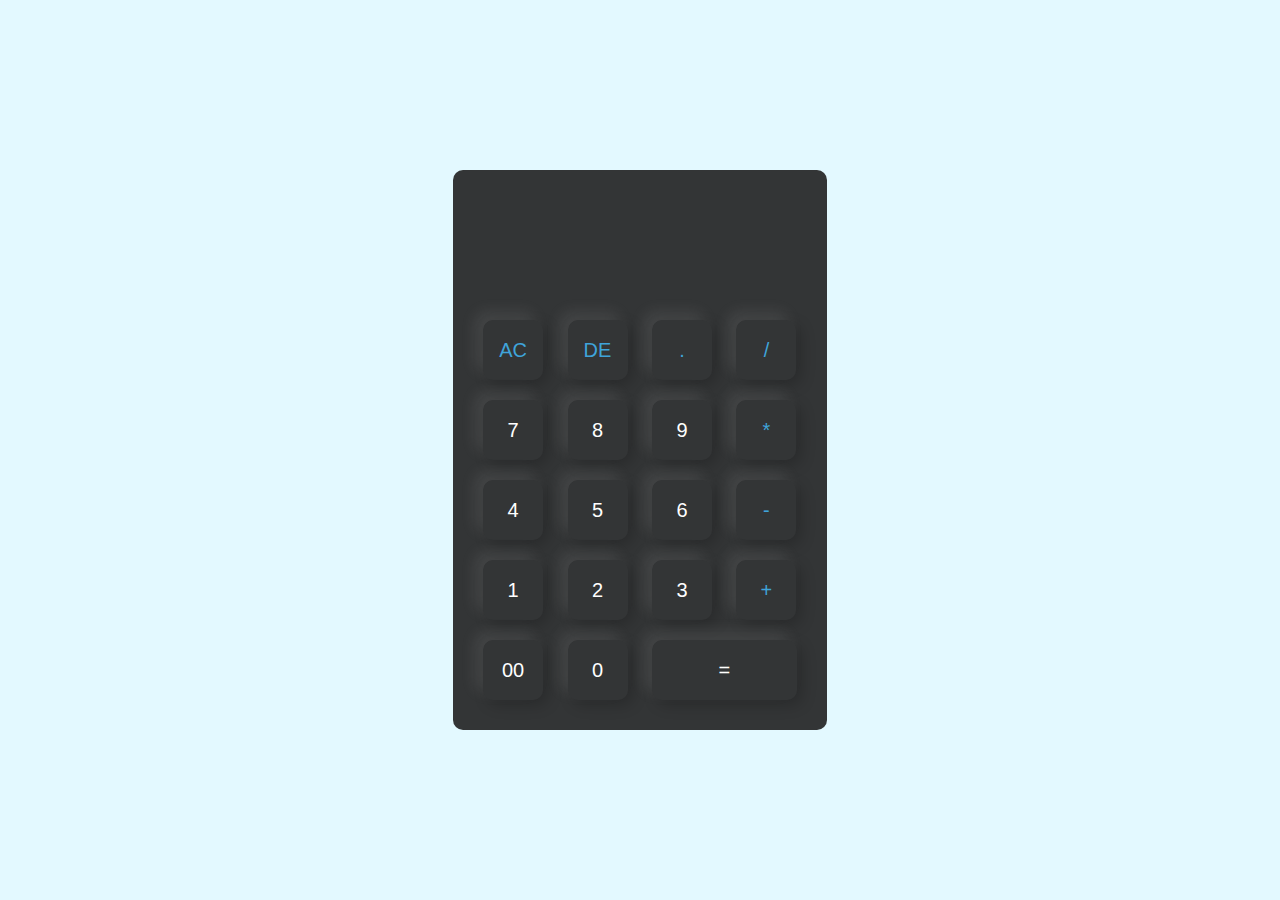
<file: calculator/index.html>
<!DOCTYPE html>
<html lang="en">
<head>
    <meta charset="UTF-8">
    <meta name="viewport" content="width=device-width, initial-scale=1.0">
    <title>calculator</title>
    <link rel="stylesheet" href="style.css">
</head>
<body>
    <div class="container">
        <div class="calculator">
            <form>
                <div class="display">
                    <input type="text" name="display">
                </div>
                <div>
                    <input type="button" value="AC"onclick="display.value=' '" class="operator">
                    <input type="button" value="DE"onclick="display.value=display.value.toString().slice(0,-1)"class="operator">
                    <input type="button" value="."onclick="display.value+='.'"class="operator">
                    <input type="button" value="/"onclick="display.value+='/'"class="operator">
                </div>
                <div>
                    <input type="button" value="7" onclick="display.value+='7' ">
                    <input type="button" value="8" onclick="display.value+='8'">
                    <input type="button" value="9"onclick="display.value+='9'">
                    <input type="button" value="*"onclick="display.value+='*'" class="operator">
                </div>
                <div>
                    <input type="button" value="4"onclick="display.value+='4'">
                    <input type="button" value="5"onclick="display.value+='5'">
                    <input type="button" value="6"onclick="display.value+='6'">
                    <input type="button" value="-"onclick="display.value+='-'" class="operator">
                </div>
                <div>
                    <input type="button" value="1"onclick="display.value+='1'">
                    <input type="button" value="2"onclick="display.value+='2'">
                    <input type="button" value="3"onclick="display.value+='3'">
                    <input type="button" value="+"onclick="display.value+='+'"class="operator">
                    <div>
                        <input type="button" value="00"onclick="display.value+='00'">
                        <input type="button" value="0"onclick="display.value+='0'">
                        <input type="button" value="=" onclick="display.value= eval(display.value)" class="equal"class="operator">
                        
                    </div>
                </div>
            </form>
        </div>
    </div>
</body>
</html>
</file>
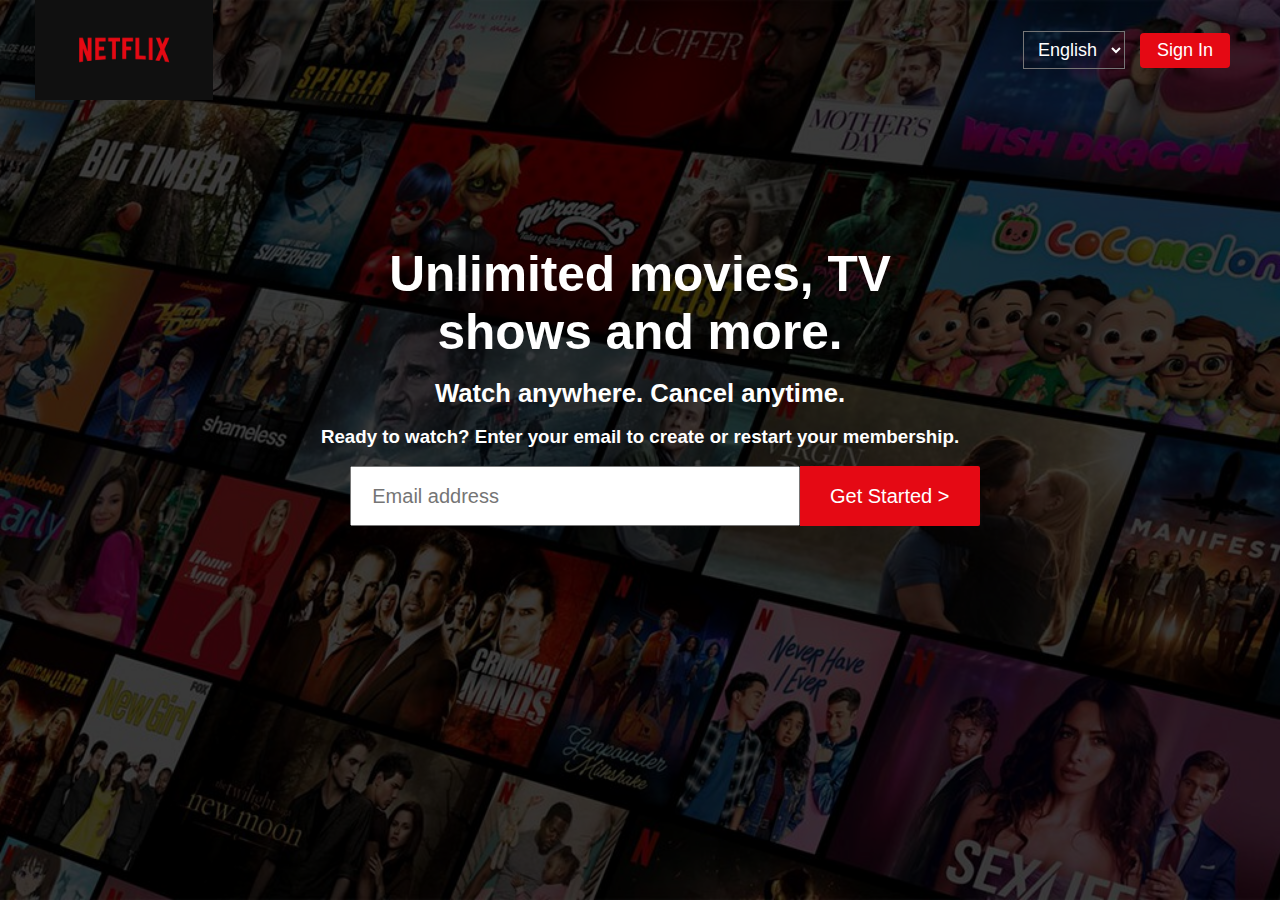
<file: netflix/index.html>
<!DOCTYPE html>
<html lang="en">

<head>
    <meta charset="UTF-8">
    <meta http-equiv="X-UA-Compatible" content="IE=edge">
    <meta name="viewport" content="width=device-width, initial-scale=1.0">
    <link rel="stylesheet" href="style.css">
    <title>Netflix</title>
</head>
<body>

    <div class="container">
        <nav class="navbar">
            <div class="left">
                <img src="netflix logo.jpg" alt="">
            </div>
            <div class="right">
                <select name="language" class="language">
                    <option value="English">English</option>
                    <option value="Hindi">Hindi</option>
                </select>
                <button><a href="#">Sign In</a></button>
            </div>
        </nav>

        <div class="heading">
            <div class="content">
                <h1>Unlimited movies, TV shows and more.</h1>
                <br>
                <h2>Watch anywhere. Cancel anytime.</h2>
                <form action="#">
                    <br>
                    <h3>Ready to watch? Enter your email to create or restart your membership.</h3>
                    <br>
                    <div class="email">
                        <input type="email" name="email" placeholder="Email address">
                        <button><a href="#">Get Started  ></a></button>
                    </div>
                </form>
            </div>
        </div>
    </div>
</body>
</html>
</file>
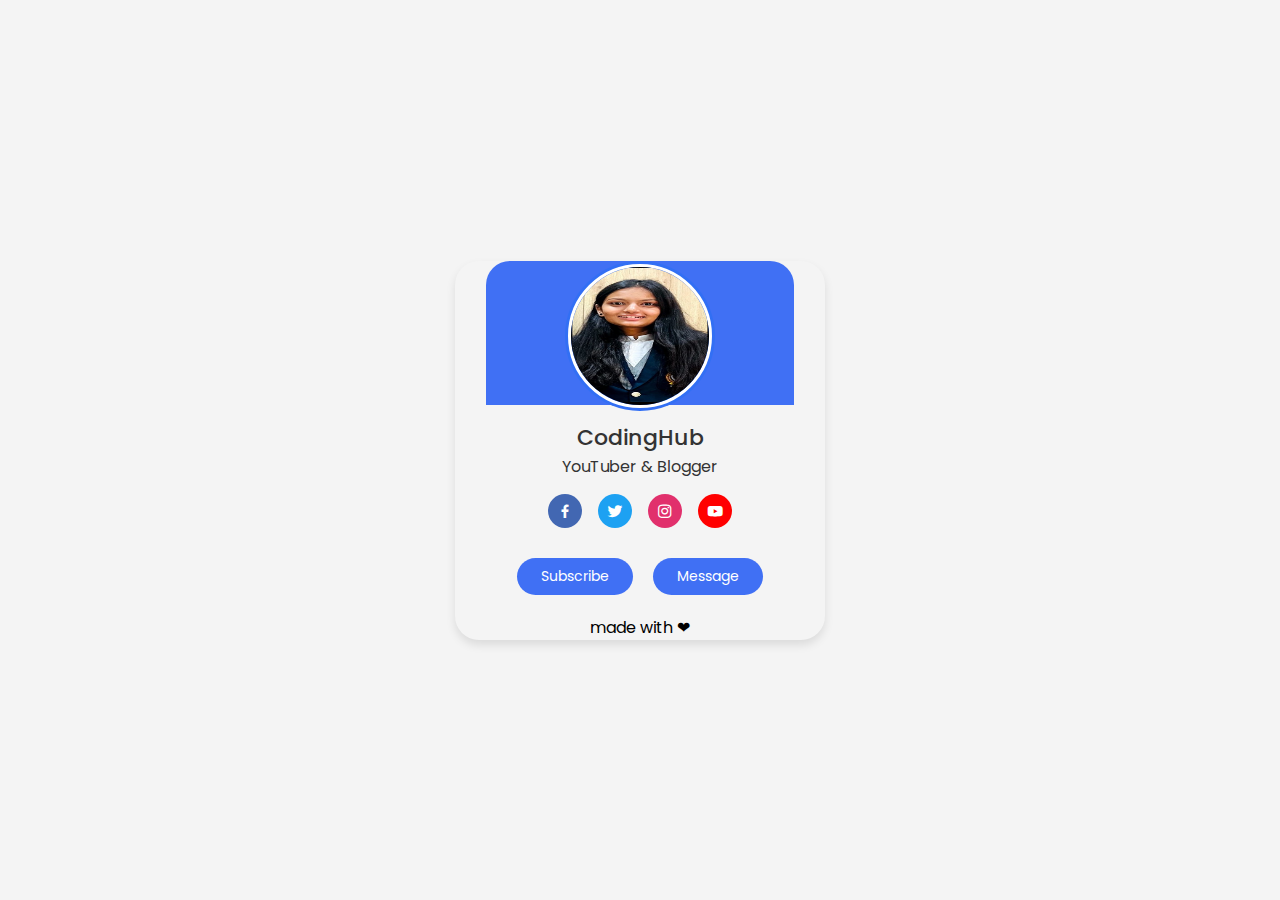
<file: profile card/index.html>
<!DOCTYPE html>
<html lang="en">
<head>
    <meta charset="UTF-8">
    <meta name="viewport" content="width=device-width, initial-scale=1.0">
    <title>profile card </title>
    <link rel="stylesheet" href="style.css">
    <link href='https://unpkg.com/boxicons@2.1.4/css/boxicons.min.css' rel='stylesheet'>
</head>
<body>
    <div class="profile-card">
        <div class="image">
            <img src="photo.jpg" class="profile-img">
        </div>
<div class="text-data">
    <span class="name">CodingHub</span>
    <span class="job">YouTuber & Blogger</span>
</div>
<div class="media-buttons">
    <a href="#" style="background: #4267b2" class="link">
<i class="bx bxl-facebook"></i>
    </a>
    <a href="#"   style="background: #1da1f2" class="link">
        <i class="bx bxl-twitter"></i>
            </a>
            <a href="#"style="background: #e1306c"class="link">
                <i class="bx bxl-instagram"></i>
                    </a>
                    <a href="#"style="background: #ff0000"class="link">
                        <i class="bx bxl-youtube"></i>
                            </a>
</div>
<div class="buttons">
    <button class="button">Subscribe</button>
    <button class="button">Message</button>
</div>
<div class="last">
    <p>made with &#10084;</p>

</div>
    </div>
    
</body>
</html>
</file>
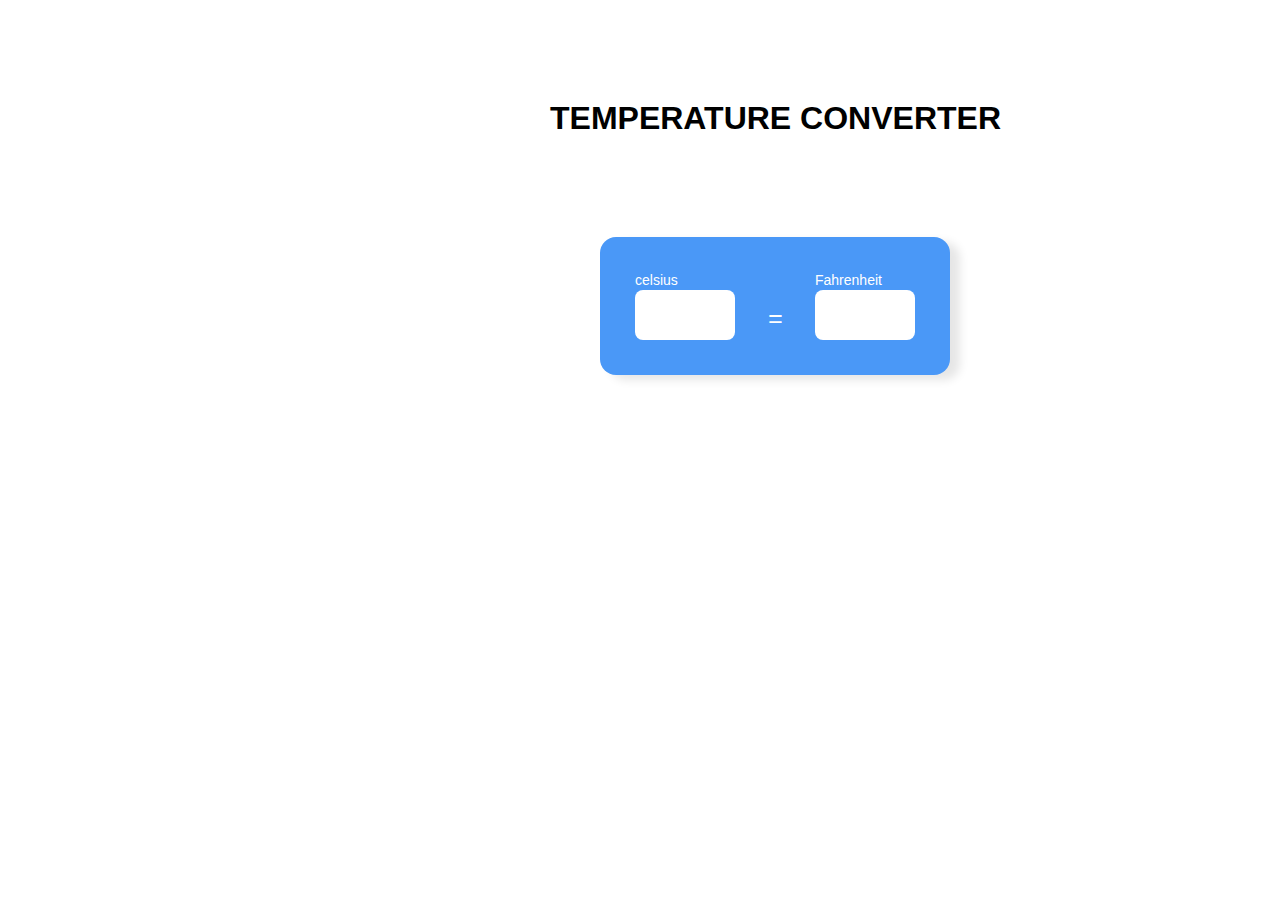
<file: temperature converter/index.html>
<!DOCTYPE html>
<html lang="en">
<head>
    <meta charset="UTF-8">
    <meta name="viewport" content="width=device-width, initial-scale=1.0">
    <title>temperature converter</title>
    <link rel="stylesheet" href="style.css">
    <script src="script.js"defer></script>
</head>
<body>
    <div class="head">
        <h1>TEMPERATURE CONVERTER</h1>
    </div>
    <div class="start">
        
        <div class="input-box">
            <h6>celsius</h6>
            <input type="number" id="celsius"/>
        </div>
        <i class="icon">=</i>
        <div class="input-box">
            <h6>Fahrenheit</h6>
            <input type="number" id="Fahrenheit"/>
        </div>
    </div>
</body>
</html>
</file>
<file: calculator/style.css>
*{
    margin: 0;
    padding: 0;
    font-family: 'poppins',sans-serif;
    box-sizing: border-box;
}
.container{
    width: 100%;
    height: 100vh;
    background: #e3f9ff;
    display: flex;
    align-items: center;
    justify-content: center;
}
.calculator{
    background-color: rgb(51, 53, 54);
    padding: 20px;
    border-radius: 10px;
}
.calculator form input{
    border: 0;
    outline: 0;
    width: 60px;
    height: 60px;
    border-radius: 10px;
    box-shadow:-8px -8px 15px rgba(225,225,225, 0.1),
    5px 5px 15px rgba(0,0,0, 0.2);
    background: transparent;
    font-size: 20px;
    color: #fff;
    cursor: pointer;
    margin: 10px;
}
form .display{
    display: flex;
    justify-content: flex-end;
    margin: 20px 0;
}

form .display input{
    text-align: right;
    flex: 1;
    font-size: 45px;
    box-shadow: none;
}
form input.equal{
    width: 145px;
}
form input.operator{
color:rgb(63, 164, 218) ;
}
</file>
<file: netflix/style.css>
*{
    padding: 0;
    margin: 0;
    box-sizing: border-box;
}
body{
    width: 100%;
    height: 100%;
    color: white;
    background: black;
    font-family: 'Helvetica Neue',Helvetica,Arial,sans-serif;
}
.container::before{
    content: "";
    background: url(netflix\ bg.jpg) no-repeat center center/cover;
    position: absolute;
    height: 100%;
    width: 100%;
    opacity: 0.3;
    z-index: -1;
}
.container .navbar{
    height: 100px;
    display: flex;
}
.container .navbar .left{
    height: 100%;
    display: flex;
    float: left;
}
.container .navbar .left img{
    height: 100px;
    position: absolute;
    left: 35px;
}
.container .navbar .right{
    display: flex;
    height: 100px;
    float: right;
    position: absolute;
    right: 50px;
}
.container .navbar .right .language{
    margin: auto;
    align-items: center;
    justify-content: center;
    font-size: 18px;
    padding: 7px 10px;
    color: white;
    background: none;
    cursor: pointer;
    margin-right: 15px;
}
.container .navbar .right .language option{
    background-color: grey;
}
.container .navbar .right button{
    margin: auto;
    align-items: center;
    justify-content: center;
    font-size: 18px;
    font-weight: 400;
    padding: 7px 17px;
    background: #e50914;
    cursor: pointer;
    outline: none;
    border-radius: 4px;
    border: none;
}
.container .navbar .right button a{
    text-decoration: none;
    color: white;
}
.container .heading{
    padding: 70px 45px;
}
.container .heading .content{
    width: 950px;
    margin: auto;
    padding: 75px 0;
    text-align: center;
}
.container .heading .content h1{
    width: 650px;
    margin: auto;
    font-size: 3.1rem;
    text-align: center;
}
.container .heading .content h2{
    width: 650px;
    margin: auto;
    font-size: 1.6rem;
    text-align: center;
}
.container .heading.content form h3{
    font-size: 1rem;
    margin: 18px 0;
    text-align: center;
}
.container .heading .content form .email{
    width: 1000px;
    margin: auto;
}
.container .heading .content form .email input{
    height: 60px;
    width: 450px;
    margin: auto;
    padding: 20px;
    font-size: 20px;
    outline: none;
}
.container .heading .content form .email button{
    margin: auto;
    height: 60px;
    width: 180px;
    align-items: center;
    justify-content: center;
    font-size: 20px;
    padding: 7px 17px;
    background: #e50914;
    cursor: pointer;
    outline: none;
    border-top-right-radius: 2px;
    border-bottom-right-radius: 2px;
    border: none;
    margin-left: -5px;
}
.container .heading .content form .email button:hover{
    background-color: #f40612;
}
.container .heading .content form .email button a{
    text-decoration: none;
    color: white;
}
</file>
<file: profile card/style.css>
@import url('https://fonts.googleapis.com/css2?family=Poppins:wght@300;400&display=swap');
*{
    margin: 0;
    padding: 0;
    box-sizing: border-box;
    font-family: "poppins",sans-serif;
}
body{
    height: 100vh;
    display: flex;
    align-items: center;
    justify-content: center;
    background-color: #f4f4f4;
}
.profile-card{
    display: flex;
    flex-direction: column;
    align-items: center;
    max-width: 370px;
    width: 100%;
    background:#f4f4f4;
    box-shadow: 0 5px 10px rgba(0,0,0,0.1);
    border-radius: 24px;
}
.profile-card::before{
    content:'';
    position: absolute;
    height: 16%;
    width: 24%;
    background-color: #4070f4;
    border-radius: 24px 24px 0 0;

}
.image{
    position: relative;
    height: 150px;
    width: 150px;
    border-radius: 50%;
    background-color: rgb(50, 111, 244);
    padding: 3px;
    margin-bottom: 10px;
   
}
.image .profile-img{
    height: 100%;
    width: 100%;
border-radius: 50%;
border: 3px solid #fff;
}
.profile-card .text-data
{
    display: flex;
    flex-direction: column;
    align-items: center;
color: #333;
}
.profile-card .text-data:hover{
    color: rgb(105, 106, 112);
    font-weight: 1200;
}

.text-data .name{
    font-size: 22px;
    font-weight: 500;
}
.text-data .job,{
    font-size : 15px;
    font-weight : 400;
}
.profile-card .media-buttons {
    display: flex;
    align-items: center;
    margin-top: 15px;
}
.media-buttons .link{
    display: flex;
    align-items: center;
    justify-content: center;
    color:#fff;
    font-size: 18px;
    background-color: #4070f4;
    height: 34px;
    width: 34px;
    border-radius: 50%;
    margin: 0 8px;
    text-decoration: none;
    
}
.profile-card  .buttons{
    display: flex;
    align-items: center;
    margin-top: 30px;
   
}

.buttons .button{
    color: #fff;
    font-size: 14px;
    font-weight: 400;
    margin: 0 10px;
    padding: 8px 24px ;
    background-color: #4070f4;
    border-radius: 24px;
    border: none;
    cursor: pointer;
    margin-bottom: 20px;
    transition: all 0.3s delay;
}
.buttons .button:hover{
    background-color: rgb(220, 189, 222);
}
</file>
<file: temperature converter/style.css>
*{
    margin: 0;
    padding: 0;
    box-sizing: border-box;
    font-family: "poppins",sans-serif;
}



.head{
    margin-top: 100px;
    margin-left: 550px;
    
}
.start{
    min-height: 50%;
    display: flex;
    align-items: center;
    justify-content: space-between;
    max-width: 350px;
    width: 100%;
    background: #4a98f7;
    padding: 35px;
    border-radius: 16px;
box-shadow: 10px 5px 10px rgba(0, 0,0,0.1);
margin-left: 600px;
margin-top: 100px;
}
.start:hover{
    background: #154c90;
}
.start .input-box h6{
    font-size: 14px;
    font-weight: 400;
    color: #fff;
    margin-bottom: 2px;

}
 .start .icon{
font-size: 25px;
color: #fff;
margin-top: 25px;

 }
.start .input-box input{
    max-width: 100px;
height: 50px;
border-radius: 8px;
outline: none;
border: none;
text-align: center;
font-size: 20px;
color: #737373;

}
.input-box input::-webkit-inner-spin-button,input-box input::-webkit-outer-spin-button{
display: none;

}
</file>
